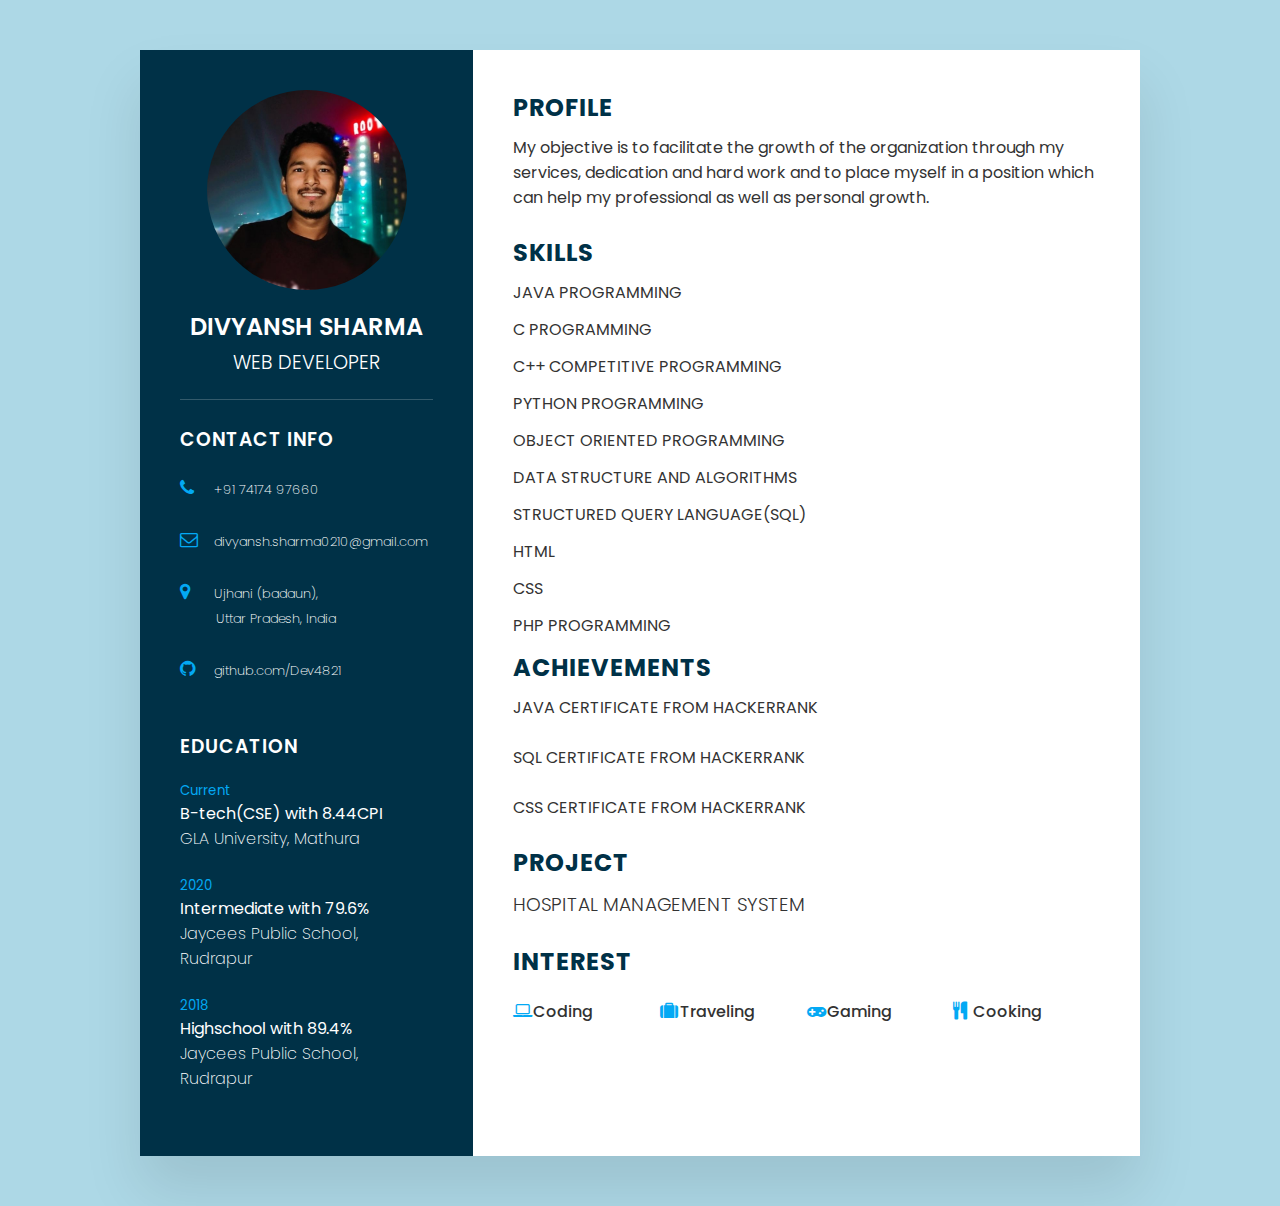
<file: index.html>
<!DOCTYPE html>
<html>

<head>
    <meta name="viewport" content="width=device-width" ,initial-scale=1.0 ">
        <title>resume</title>
        <link rel="stylesheet " href="https://cdnjs.cloudflare.com/ajax/libs/font-awesome/4.7.0/css/font-awesome.css " integrity="sha512-5A8nwdMOWrSz20fDsjczgUidUBR8liPYU+WymTZP1lmY9G6Oc7HlZv156XqnsgNUzTyMefFTcsFH/tnJE/+xBg==" crossorigin=" anonymous
        " referrerpolicy="no-referrer " />
        <link rel="stylesheet " type="text/css " href="style.css ">
    </head>
    <body>
        <div class="container ">
            <div class="left_side ">
                <div class="profiletext ">
                    <div class="imgbx ">
                        <img src="divyansh.jpeg ">
                    </div>
                    <h2>Divyansh Sharma<br><span>Web developer</span></h2>
                </div>
            
                <br>
                <div class="contactInfo ">
                    <h3 class="title ">Contact Info</h3>
                    <ul>
                        <li>
                            <span class="icon "><i class="fa fa-phone " aria-hidden="true "></i></span>
                            <span class="text ">+91 74174 97660</span>
                        </li>
                        <br>
                        <li>
                            <span class="icon "><i class="fa fa-envelope-o " aria-hidden="true "></i></span>
                            <span class="text ">divyansh.sharma0210@gmail.com</a></span>
                        </li>
                        <br>
                        <li>
                            <span class="icon "><i class="fa fa-map-marker " aria-hidden="true "></i></span>
                            <span class="text ">Ujhani (badaun),<br>&nbsp;&nbsp;&nbsp;&nbsp;&nbsp;&nbsp;&nbsp;&nbsp;&nbsp;Uttar Pradesh, India</span>
                        </li>
                        <br>
                        <li>
                            <span class="icon "><i class="fa fa-github " aria-hidden="true "></i></span>
                            <span class="text "> <a href="https://github.com/Dev4821 " style="color:#fff ; text-decoration: none; " >github.com/Dev4821</a></span>
                        </li>
                    </ul>
                </div>
                <br>
                <br>
                <div class="contactInfo education ">
                    <h3 class="title ">Education</h3>
                    <ul>
                        <li>
                            <h5>Current</h5>
                            <h4>B-tech(CSE) with 8.44CPI</h4>
                            <h4>GLA University, Mathura</h4> 
                        </li>
                        <br>
                        <li>
                            <h5>2020</h5>
                            <h4>Intermediate with 79.6%</h4>
                            <h4>Jaycees Public School, Rudrapur</h4>
                        </li>
                        <br>
                        <li>
                            <h5>2018</h5>
                            <h4>Highschool with 89.4%</h4>
                            <h4>Jaycees Public School, Rudrapur</h4>
                        </li>
                        <br>  
                    </ul>
                </div>
            </div>     
            <div class="right_side ">
            <div class="about ">
                <h2 class="title2 ">Profile</h2>
                <p>My objective is to facilitate the growth of the organization through my services, dedication and 
                    hard work and to place myself in a position which can help my professional as 
                    well as personal growth.</p>
                    <br>
                    <h2 class="subtitle ">Skills</h2>
                    <ul>
                        <li>Java Programming</li>
                        <li>C Programming</li>
                        <li>C++ Competitive Programming</li>
                        <li>Python Programming</li>
                        <li>Object Oriented Programming</li>
                        <li>Data Structure and algorithms</li>
                        <li>Structured Query Language(SQL)</li>
                        <li>Html </li>
                        <li>Css</li>
                        <li>PHP Programming</li>
                    </ul>
            </div>
            <div class="Certificate ">
                <h2>Achievements</h2>
                <ul>
                    <li><a href="https://www.hackerrank.com/certificates/b92fd743dd98 " style="color:#333; text-decoration: none; ">Java Certificate from Hackerrank</a></li><br>
                    <li><a href="https://www.hackerrank.com/certificates/d01a09977293 "style="color:#333; text-decoration: none; " >Sql Certificate from Hackerrank</a></li><br>
                    <li><a href="https://www.hackerrank.com/certificates/5d73f435791e " style="color:#333; text-decoration: none; ">CSS Certificate from Hackerrank</a></li><br>
                </ul>

            </div>
            <div class ="Project ">
                <h2>Project</h2>
                <h3><a href="https://github.com/users/Dev4821/projects/1 " style="color: #333; text-decoration: none; ">Hospital Management System</a></h3>

            </div>
            <br>
            <div class="interest ">
                <h2 class="title2 ">Interest</h2>
                <ul>
                    <li><i class="fa fa-laptop " aria-hidden="true "></i>Coding</li>
                    <li><i class="fa fa-suitcase " aria-hidden="true "></i>Traveling</li>
                    <li><i class="fa fa-gamepad " aria-hidden="true "></i>Gaming</li>
                    <li><i class="fa fa-cutlery " aria-hidden="true "></i>Cooking</li>

                </ul>
            </div>
            </div>
        </div>
    </body>
</html>
</file>
<file: style.css>
@import url('https:fonts.googleapis.com/css?family=Poppins:200,300,400,500,600,700,800,900&display=swap');
* {
    margin: 0;
    padding: 0;
    box-sizing: border-box;
    font-family: 'Poppins', sans-serif;
}

body {
    background-color: lightblue;
    display: flex;
    justify-content: center;
    align-items: center;
    min-height: 100vh;
}

.container {
    position: relative;
    width: 100%;
    max-width: 1000px;
    min-height: 1000px;
    margin: 50px;
    background: #fff;
    display: grid;
    grid-template-columns: 1fr 2fr;
    box-shadow: 0 35px 55px rgba(0, 0, 0, 0.1);
}

.container .left_side {
    position: relative;
    background: #003147;
    padding: 40px;
}

.profiletext {
    position: relative;
    display: flex;
    flex-direction: column;
    align-items: center;
    padding-bottom: 20px;
    border-bottom: 1px solid rgba(255, 255, 255, 0.2);
}

.profiletext .imgbx {
    position: relative;
    width: 200px;
    height: 200px;
    border-radius: 50%;
    overflow: hidden;
}

.profiletext .imgbx img {
    position: absolute;
    top: 0;
    bottom: 0;
    width: 100%;
    height: 100%;
    object-fit: cover;
}

.profiletext h2 {
    color: #fff;
    font-size: 1.5em;
    margin-top: 20px;
    text-transform: uppercase;
    text-align: center;
    font-weight: 600;
    line-height: 1.4em;
}

.profiletext h2 span {
    font-size: 0.8em;
    font-weight: 300;
}

.title {
    color: #fff;
    text-transform: uppercase;
    font-weight: 600;
    letter-spacing: 1px;
    margin-bottom: 20px;
}

.contactInfo ul {
    position: relative;
    list-style-type: none;
}

.contactInfo ul li .icon {
    display: inline-block;
    width: 30px;
    font-size: 18px;
    color: #03a9f4;
}

.contactInfo ul li span {
    color: #fff;
    font-weight: 200;
    font-size: small;
}

.contactInfo.education li {
    margin: bottom 15px;
}

.contactInfo.education h5 {
    color: #03a9f4;
    font-weight: 400;
}

.contactInfo.education h4:nth-child(2) {
    color: #fff;
    font-weight: 400;
}

.contactInfo.education h4 {
    color: #fff;
    font-weight: 200;
}

.container .right_side {
    position: relative;
    background: #fff;
    padding: 40px;
}

.about {
    margin-bottom: 10px;
}

.about:last-child {
    margin-bottom: 0;
}

.title2 {
    color: #003147;
    text-transform: uppercase;
    letter-spacing: 1px;
    margin-bottom: 10px;
}

p {
    color: #333;
}

.about h2 {
    color: #003147;
    text-transform: uppercase;
    letter-spacing: 1px;
    margin-bottom: 10px;
}

.about ul {
    position: relative;
    list-style-type: none;
}

.about ul li {
    color: #333;
    text-transform: uppercase;
    font-weight: 400;
    margin-bottom: 12px;
}

.Certificate h2 {
    color: #003147;
    text-transform: uppercase;
    letter-spacing: 1px;
    margin-bottom: 10px;
}

.Certificate ul {
    position: relative;
    list-style-type: none;
}

.Certificate ul li {
    color: #333;
    text-transform: uppercase;
    font-weight: 400;
}

.Project h2 {
    color: #003147;
    text-transform: uppercase;
    letter-spacing: 1px;
    margin-bottom: 10px;
}

.Project h3 {
    color: #333;
    text-transform: uppercase;
    font-weight: 300;
}

.interest ul {
    display: grid;
    grid-template-columns: repeat(4, 1fr);
}

.interest ul li {
    list-style: none;
    color: #333;
    font-weight: 500;
    margin: 10px 0;
}

.interest ul li .fa {
    color: #03a9f4;
    font-size: 18px;
    width: 20px;
}

@media(max-width:1000px) {
    .container {
        margin: 10px;
        grid-template-columns: repeat(1, 1fr);
    }
    .interest ul {
        grid-template-columns: repeat(1, 1fr);
    }
}
</file>
